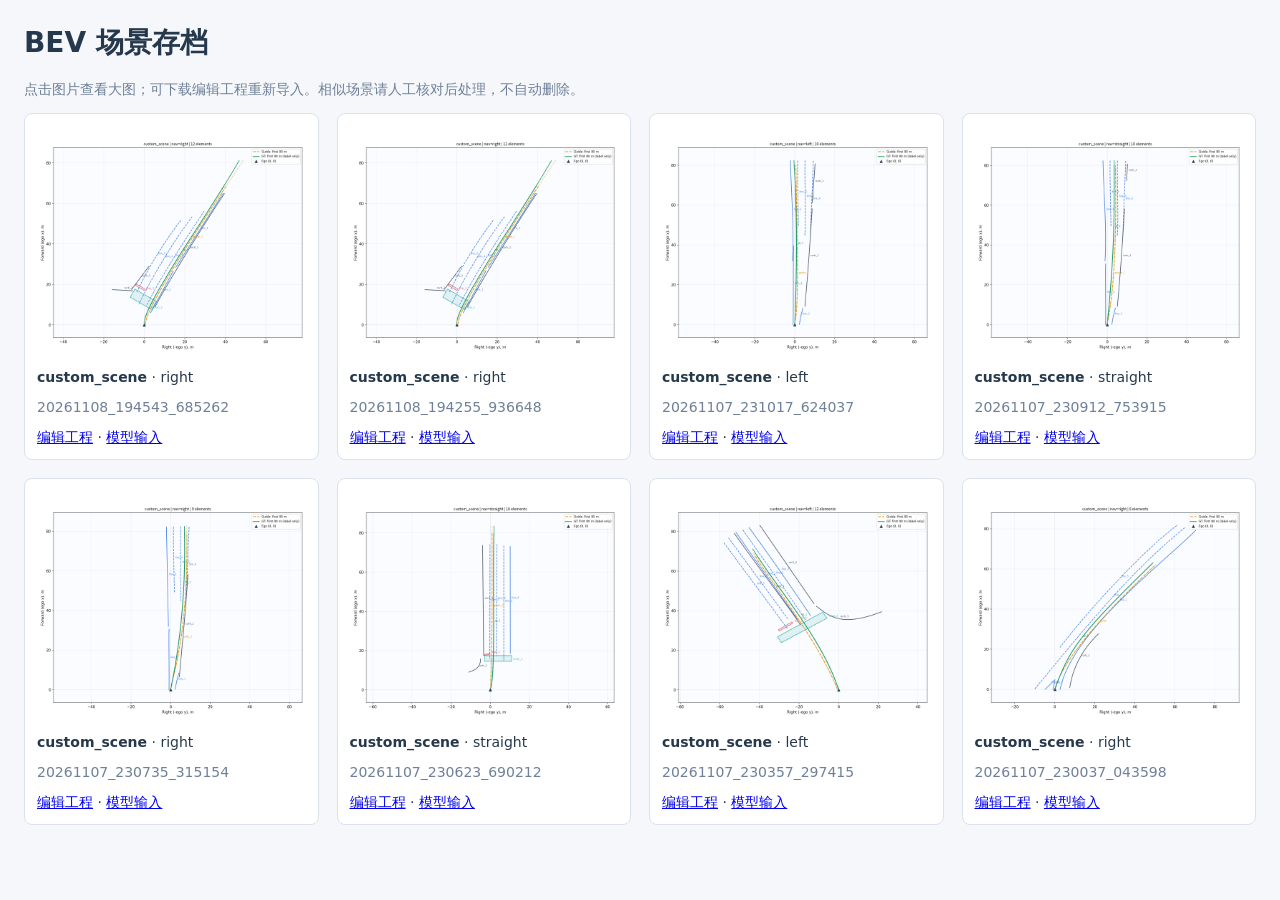
<file: outputs/scene_editor/gallery.html>
<!doctype html><meta charset="utf-8"><title>BEV场景存档</title><style>body{font:14px system-ui;margin:24px;color:#26394c;background:#f5f7fb}.grid{display:grid;grid-template-columns:repeat(auto-fill,minmax(270px,1fr));gap:18px}article{background:white;border:1px solid #dbe2ed;border-radius:8px;padding:12px}img{width:100%;height:240px;object-fit:contain}p{color:#6f8098}</style><h1>BEV 场景存档</h1><p>点击图片查看大图；可下载编辑工程重新导入。相似场景请人工核对后处理，不自动删除。</p><div class="grid"><article><a href="20261108_194543_685262/scene.png"><img loading="lazy" src="20261108_194543_685262/scene.png" alt="custom_scene"></a><b>custom_scene</b> · right<p>20261108_194543_685262</p><a href="20261108_194543_685262/scene.json">编辑工程</a> · <a href="20261108_194543_685262/input.json">模型输入</a></article><article><a href="20261108_194255_936648/scene.png"><img loading="lazy" src="20261108_194255_936648/scene.png" alt="custom_scene"></a><b>custom_scene</b> · right<p>20261108_194255_936648</p><a href="20261108_194255_936648/scene.json">编辑工程</a> · <a href="20261108_194255_936648/input.json">模型输入</a></article><article><a href="20261107_231017_624037/scene.png"><img loading="lazy" src="20261107_231017_624037/scene.png" alt="custom_scene"></a><b>custom_scene</b> · left<p>20261107_231017_624037</p><a href="20261107_231017_624037/scene.json">编辑工程</a> · <a href="20261107_231017_624037/input.json">模型输入</a></article><article><a href="20261107_230912_753915/scene.png"><img loading="lazy" src="20261107_230912_753915/scene.png" alt="custom_scene"></a><b>custom_scene</b> · straight<p>20261107_230912_753915</p><a href="20261107_230912_753915/scene.json">编辑工程</a> · <a href="20261107_230912_753915/input.json">模型输入</a></article><article><a href="20261107_230735_315154/scene.png"><img loading="lazy" src="20261107_230735_315154/scene.png" alt="custom_scene"></a><b>custom_scene</b> · right<p>20261107_230735_315154</p><a href="20261107_230735_315154/scene.json">编辑工程</a> · <a href="20261107_230735_315154/input.json">模型输入</a></article><article><a href="20261107_230623_690212/scene.png"><img loading="lazy" src="20261107_230623_690212/scene.png" alt="custom_scene"></a><b>custom_scene</b> · straight<p>20261107_230623_690212</p><a href="20261107_230623_690212/scene.json">编辑工程</a> · <a href="20261107_230623_690212/input.json">模型输入</a></article><article><a href="20261107_230357_297415/scene.png"><img loading="lazy" src="20261107_230357_297415/scene.png" alt="custom_scene"></a><b>custom_scene</b> · left<p>20261107_230357_297415</p><a href="20261107_230357_297415/scene.json">编辑工程</a> · <a href="20261107_230357_297415/input.json">模型输入</a></article><article><a href="20261107_230037_043598/scene.png"><img loading="lazy" src="20261107_230037_043598/scene.png" alt="custom_scene"></a><b>custom_scene</b> · right<p>20261107_230037_043598</p><a href="20261107_230037_043598/scene.json">编辑工程</a> · <a href="20261107_230037_043598/input.json">模型输入</a></article></div>
</file>
